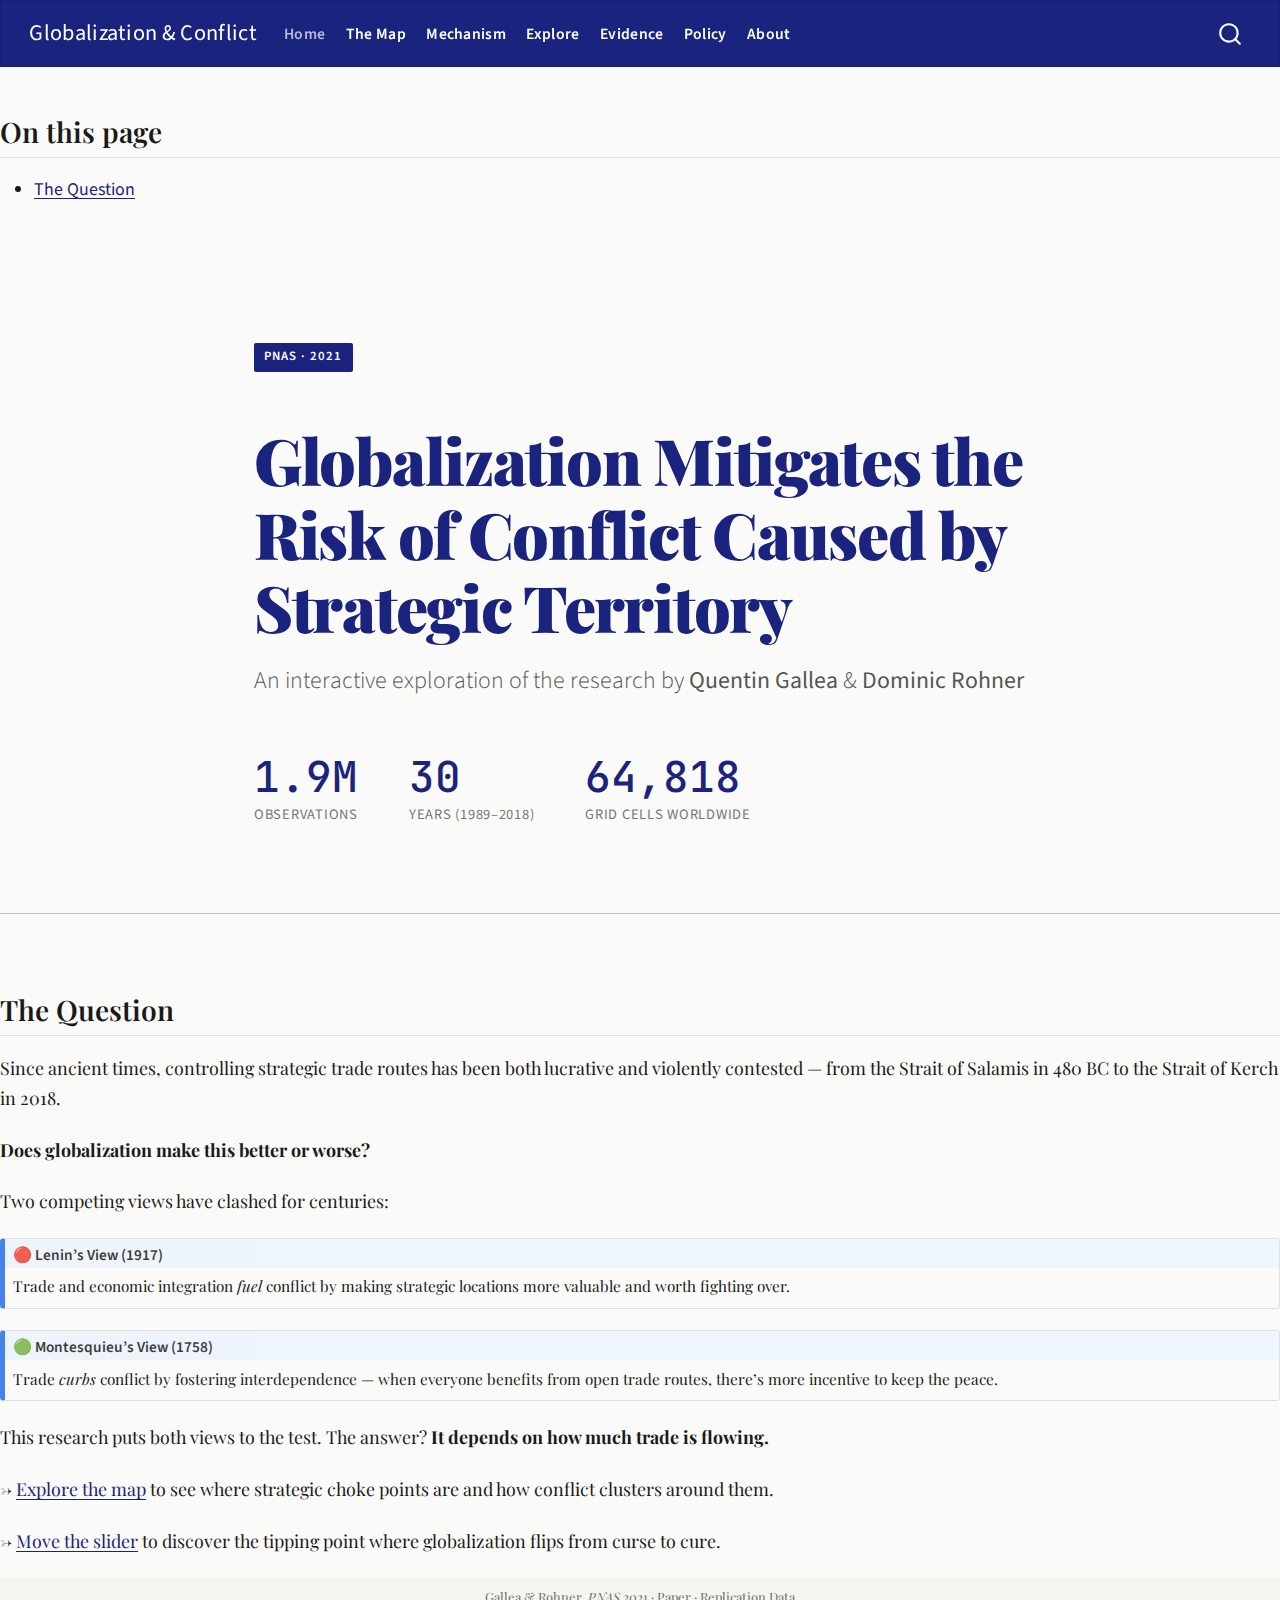
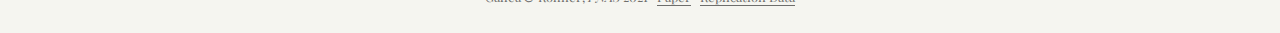
<file: index.html>
<!DOCTYPE html>
<html xmlns="http://www.w3.org/1999/xhtml" lang="en" xml:lang="en"><head>

<meta charset="utf-8">
<meta name="generator" content="quarto-1.8.27">

<meta name="viewport" content="width=device-width, initial-scale=1.0, user-scalable=yes">

<meta name="description" content="An interactive exploration of how globalization shapes conflict near strategic waterways">

<title>Globalization &amp; Conflict</title>
<style>
code{white-space: pre-wrap;}
span.smallcaps{font-variant: small-caps;}
div.columns{display: flex; gap: min(4vw, 1.5em);}
div.column{flex: auto; overflow-x: auto;}
div.hanging-indent{margin-left: 1.5em; text-indent: -1.5em;}
ul.task-list{list-style: none;}
ul.task-list li input[type="checkbox"] {
  width: 0.8em;
  margin: 0 0.8em 0.2em -1em; /* quarto-specific, see https://github.com/quarto-dev/quarto-cli/issues/4556 */ 
  vertical-align: middle;
}
</style>


<script src="site_libs/quarto-nav/quarto-nav.js"></script>
<script src="site_libs/quarto-nav/headroom.min.js"></script>
<script src="site_libs/clipboard/clipboard.min.js"></script>
<script src="site_libs/quarto-search/autocomplete.umd.js"></script>
<script src="site_libs/quarto-search/fuse.min.js"></script>
<script src="site_libs/quarto-search/quarto-search.js"></script>
<meta name="quarto:offset" content="./">
<script src="site_libs/quarto-html/quarto.js" type="module"></script>
<script src="site_libs/quarto-html/tabsets/tabsets.js" type="module"></script>
<script src="site_libs/quarto-html/axe/axe-check.js" type="module"></script>
<script src="site_libs/quarto-html/popper.min.js"></script>
<script src="site_libs/quarto-html/tippy.umd.min.js"></script>
<script src="site_libs/quarto-html/anchor.min.js"></script>
<link href="site_libs/quarto-html/tippy.css" rel="stylesheet">
<link href="site_libs/quarto-html/quarto-syntax-highlighting-a94639a2a79a10208c3806ea22bc16b3.css" rel="stylesheet" id="quarto-text-highlighting-styles">
<script src="site_libs/bootstrap/bootstrap.min.js"></script>
<link href="site_libs/bootstrap/bootstrap-icons.css" rel="stylesheet">
<link href="site_libs/bootstrap/bootstrap-d432df4451dac0952efd51de77160ce8.min.css" rel="stylesheet" append-hash="true" id="quarto-bootstrap" data-mode="light">
<script id="quarto-search-options" type="application/json">{
  "location": "navbar",
  "copy-button": false,
  "collapse-after": 3,
  "panel-placement": "end",
  "type": "overlay",
  "limit": 50,
  "keyboard-shortcut": [
    "f",
    "/",
    "s"
  ],
  "show-item-context": false,
  "language": {
    "search-no-results-text": "No results",
    "search-matching-documents-text": "matching documents",
    "search-copy-link-title": "Copy link to search",
    "search-hide-matches-text": "Hide additional matches",
    "search-more-match-text": "more match in this document",
    "search-more-matches-text": "more matches in this document",
    "search-clear-button-title": "Clear",
    "search-text-placeholder": "",
    "search-detached-cancel-button-title": "Cancel",
    "search-submit-button-title": "Submit",
    "search-label": "Search"
  }
}</script>
<style>html{ scroll-behavior: smooth; }</style>


</head>

<body class="nav-fixed quarto-light">

<div id="quarto-search-results"></div>
  <header id="quarto-header" class="headroom fixed-top">
    <nav class="navbar navbar-expand-lg " data-bs-theme="dark">
      <div class="navbar-container container-fluid">
      <div class="navbar-brand-container mx-auto">
    <a class="navbar-brand" href="./index.html">
    <span class="navbar-title">Globalization &amp; Conflict</span>
    </a>
  </div>
            <div id="quarto-search" class="" title="Search"></div>
          <button class="navbar-toggler" type="button" data-bs-toggle="collapse" data-bs-target="#navbarCollapse" aria-controls="navbarCollapse" role="menu" aria-expanded="false" aria-label="Toggle navigation" onclick="if (window.quartoToggleHeadroom) { window.quartoToggleHeadroom(); }">
  <span class="navbar-toggler-icon"></span>
</button>
          <div class="collapse navbar-collapse" id="navbarCollapse">
            <ul class="navbar-nav navbar-nav-scroll me-auto">
  <li class="nav-item">
    <a class="nav-link active" href="./index.html" aria-current="page"> 
<span class="menu-text">Home</span></a>
  </li>  
  <li class="nav-item">
    <a class="nav-link" href="./map.html"> 
<span class="menu-text">The Map</span></a>
  </li>  
  <li class="nav-item">
    <a class="nav-link" href="./mechanism.html"> 
<span class="menu-text">Mechanism</span></a>
  </li>  
  <li class="nav-item">
    <a class="nav-link" href="./slider.html"> 
<span class="menu-text">Explore</span></a>
  </li>  
  <li class="nav-item">
    <a class="nav-link" href="./evidence.html"> 
<span class="menu-text">Evidence</span></a>
  </li>  
  <li class="nav-item">
    <a class="nav-link" href="./policy.html"> 
<span class="menu-text">Policy</span></a>
  </li>  
  <li class="nav-item">
    <a class="nav-link" href="./about.html"> 
<span class="menu-text">About</span></a>
  </li>  
</ul>
          </div> <!-- /navcollapse -->
            <div class="quarto-navbar-tools">
</div>
      </div> <!-- /container-fluid -->
    </nav>
</header>
<!-- content -->
<div id="quarto-content" class="quarto-container page-layout-custom page-navbar">
<!-- sidebar -->
<!-- margin-sidebar -->
<!-- main -->



<nav id="TOC" role="doc-toc">
    <h2 id="toc-title">On this page</h2>
   
  <ul>
  <li><a href="#the-question" id="toc-the-question">The Question</a></li>
  </ul>
</nav>
<div class="column-screen">
<div style="padding: 6rem 5% 4rem; max-width: 900px; margin: 0 auto;">
<p><span class="journal-badge">PNAS · 2021</span></p>
<h1 class="hero-title">
Globalization Mitigates the Risk of Conflict Caused by Strategic Territory
</h1>
<p class="hero-subtitle">
An interactive exploration of the research by <strong>Quentin Gallea</strong> &amp; <strong>Dominic Rohner</strong>
</p>
<div style="margin-top: 3rem; display: flex; gap: 3rem; flex-wrap: wrap;">
<div>
<div class="key-number">
1.9M
</div>
<div class="key-number-label">
Observations
</div>
</div>
<div>
<div class="key-number">
30
</div>
<div class="key-number-label">
Years (1989–2018)
</div>
</div>
<div>
<div class="key-number">
64,818
</div>
<div class="key-number-label">
Grid Cells Worldwide
</div>
</div>
</div>
</div>
</div>
<hr>
<section id="the-question" class="level2">
<h2 data-anchor-id="the-question">The Question</h2>
<p>Since ancient times, controlling strategic trade routes has been both lucrative and violently contested — from the Strait of Salamis in 480 BC to the Strait of Kerch in 2018.</p>
<p><strong>Does globalization make this better or worse?</strong></p>
<p>Two competing views have clashed for centuries:</p>
<div class="callout callout-style-default callout-note no-icon callout-titled">
<div class="callout-header d-flex align-content-center">
<div class="callout-icon-container">
<i class="callout-icon no-icon"></i>
</div>
<div class="callout-title-container flex-fill">
<span class="screen-reader-only">Note</span>🔴 Lenin’s View (1917)
</div>
</div>
<div class="callout-body-container callout-body">
<p>Trade and economic integration <em>fuel</em> conflict by making strategic locations more valuable and worth fighting over.</p>
</div>
</div>
<div class="callout callout-style-default callout-note no-icon callout-titled">
<div class="callout-header d-flex align-content-center">
<div class="callout-icon-container">
<i class="callout-icon no-icon"></i>
</div>
<div class="callout-title-container flex-fill">
<span class="screen-reader-only">Note</span>🟢 Montesquieu’s View (1758)
</div>
</div>
<div class="callout-body-container callout-body">
<p>Trade <em>curbs</em> conflict by fostering interdependence — when everyone benefits from open trade routes, there’s more incentive to keep the peace.</p>
</div>
</div>
<p>This research puts both views to the test. The answer? <strong>It depends on how much trade is flowing.</strong></p>
<p>→ <a href="./map.html">Explore the map</a> to see where strategic choke points are and how conflict clusters around them.</p>
<p>→ <a href="./slider.html">Move the slider</a> to discover the tipping point where globalization flips from curse to cure.</p>


</section>


<script id="quarto-html-after-body" type="application/javascript">
  window.document.addEventListener("DOMContentLoaded", function (event) {
    const icon = "";
    const anchorJS = new window.AnchorJS();
    anchorJS.options = {
      placement: 'right',
      icon: icon
    };
    anchorJS.add('.anchored');
    const isCodeAnnotation = (el) => {
      for (const clz of el.classList) {
        if (clz.startsWith('code-annotation-')) {                     
          return true;
        }
      }
      return false;
    }
    const onCopySuccess = function(e) {
      // button target
      const button = e.trigger;
      // don't keep focus
      button.blur();
      // flash "checked"
      button.classList.add('code-copy-button-checked');
      var currentTitle = button.getAttribute("title");
      button.setAttribute("title", "Copied!");
      let tooltip;
      if (window.bootstrap) {
        button.setAttribute("data-bs-toggle", "tooltip");
        button.setAttribute("data-bs-placement", "left");
        button.setAttribute("data-bs-title", "Copied!");
        tooltip = new bootstrap.Tooltip(button, 
          { trigger: "manual", 
            customClass: "code-copy-button-tooltip",
            offset: [0, -8]});
        tooltip.show();    
      }
      setTimeout(function() {
        if (tooltip) {
          tooltip.hide();
          button.removeAttribute("data-bs-title");
          button.removeAttribute("data-bs-toggle");
          button.removeAttribute("data-bs-placement");
        }
        button.setAttribute("title", currentTitle);
        button.classList.remove('code-copy-button-checked');
      }, 1000);
      // clear code selection
      e.clearSelection();
    }
    const getTextToCopy = function(trigger) {
      const outerScaffold = trigger.parentElement.cloneNode(true);
      const codeEl = outerScaffold.querySelector('code');
      for (const childEl of codeEl.children) {
        if (isCodeAnnotation(childEl)) {
          childEl.remove();
        }
      }
      return codeEl.innerText;
    }
    const clipboard = new window.ClipboardJS('.code-copy-button:not([data-in-quarto-modal])', {
      text: getTextToCopy
    });
    clipboard.on('success', onCopySuccess);
    if (window.document.getElementById('quarto-embedded-source-code-modal')) {
      const clipboardModal = new window.ClipboardJS('.code-copy-button[data-in-quarto-modal]', {
        text: getTextToCopy,
        container: window.document.getElementById('quarto-embedded-source-code-modal')
      });
      clipboardModal.on('success', onCopySuccess);
    }
      var localhostRegex = new RegExp(/^(?:http|https):\/\/localhost\:?[0-9]*\//);
      var mailtoRegex = new RegExp(/^mailto:/);
        var filterRegex = new RegExp("https:\/\/qgallea\.github\.io\/gallea-rohner-interactive\/");
      var isInternal = (href) => {
          return filterRegex.test(href) || localhostRegex.test(href) || mailtoRegex.test(href);
      }
      // Inspect non-navigation links and adorn them if external
     var links = window.document.querySelectorAll('a[href]:not(.nav-link):not(.navbar-brand):not(.toc-action):not(.sidebar-link):not(.sidebar-item-toggle):not(.pagination-link):not(.no-external):not([aria-hidden]):not(.dropdown-item):not(.quarto-navigation-tool):not(.about-link)');
      for (var i=0; i<links.length; i++) {
        const link = links[i];
        if (!isInternal(link.href)) {
          // undo the damage that might have been done by quarto-nav.js in the case of
          // links that we want to consider external
          if (link.dataset.originalHref !== undefined) {
            link.href = link.dataset.originalHref;
          }
        }
      }
    function tippyHover(el, contentFn, onTriggerFn, onUntriggerFn) {
      const config = {
        allowHTML: true,
        maxWidth: 500,
        delay: 100,
        arrow: false,
        appendTo: function(el) {
            return el.parentElement;
        },
        interactive: true,
        interactiveBorder: 10,
        theme: 'quarto',
        placement: 'bottom-start',
      };
      if (contentFn) {
        config.content = contentFn;
      }
      if (onTriggerFn) {
        config.onTrigger = onTriggerFn;
      }
      if (onUntriggerFn) {
        config.onUntrigger = onUntriggerFn;
      }
      window.tippy(el, config); 
    }
    const noterefs = window.document.querySelectorAll('a[role="doc-noteref"]');
    for (var i=0; i<noterefs.length; i++) {
      const ref = noterefs[i];
      tippyHover(ref, function() {
        // use id or data attribute instead here
        let href = ref.getAttribute('data-footnote-href') || ref.getAttribute('href');
        try { href = new URL(href).hash; } catch {}
        const id = href.replace(/^#\/?/, "");
        const note = window.document.getElementById(id);
        if (note) {
          return note.innerHTML;
        } else {
          return "";
        }
      });
    }
    const xrefs = window.document.querySelectorAll('a.quarto-xref');
    const processXRef = (id, note) => {
      // Strip column container classes
      const stripColumnClz = (el) => {
        el.classList.remove("page-full", "page-columns");
        if (el.children) {
          for (const child of el.children) {
            stripColumnClz(child);
          }
        }
      }
      stripColumnClz(note)
      if (id === null || id.startsWith('sec-')) {
        // Special case sections, only their first couple elements
        const container = document.createElement("div");
        if (note.children && note.children.length > 2) {
          container.appendChild(note.children[0].cloneNode(true));
          for (let i = 1; i < note.children.length; i++) {
            const child = note.children[i];
            if (child.tagName === "P" && child.innerText === "") {
              continue;
            } else {
              container.appendChild(child.cloneNode(true));
              break;
            }
          }
          if (window.Quarto?.typesetMath) {
            window.Quarto.typesetMath(container);
          }
          return container.innerHTML
        } else {
          if (window.Quarto?.typesetMath) {
            window.Quarto.typesetMath(note);
          }
          return note.innerHTML;
        }
      } else {
        // Remove any anchor links if they are present
        const anchorLink = note.querySelector('a.anchorjs-link');
        if (anchorLink) {
          anchorLink.remove();
        }
        if (window.Quarto?.typesetMath) {
          window.Quarto.typesetMath(note);
        }
        if (note.classList.contains("callout")) {
          return note.outerHTML;
        } else {
          return note.innerHTML;
        }
      }
    }
    for (var i=0; i<xrefs.length; i++) {
      const xref = xrefs[i];
      tippyHover(xref, undefined, function(instance) {
        instance.disable();
        let url = xref.getAttribute('href');
        let hash = undefined; 
        if (url.startsWith('#')) {
          hash = url;
        } else {
          try { hash = new URL(url).hash; } catch {}
        }
        if (hash) {
          const id = hash.replace(/^#\/?/, "");
          const note = window.document.getElementById(id);
          if (note !== null) {
            try {
              const html = processXRef(id, note.cloneNode(true));
              instance.setContent(html);
            } finally {
              instance.enable();
              instance.show();
            }
          } else {
            // See if we can fetch this
            fetch(url.split('#')[0])
            .then(res => res.text())
            .then(html => {
              const parser = new DOMParser();
              const htmlDoc = parser.parseFromString(html, "text/html");
              const note = htmlDoc.getElementById(id);
              if (note !== null) {
                const html = processXRef(id, note);
                instance.setContent(html);
              } 
            }).finally(() => {
              instance.enable();
              instance.show();
            });
          }
        } else {
          // See if we can fetch a full url (with no hash to target)
          // This is a special case and we should probably do some content thinning / targeting
          fetch(url)
          .then(res => res.text())
          .then(html => {
            const parser = new DOMParser();
            const htmlDoc = parser.parseFromString(html, "text/html");
            const note = htmlDoc.querySelector('main.content');
            if (note !== null) {
              // This should only happen for chapter cross references
              // (since there is no id in the URL)
              // remove the first header
              if (note.children.length > 0 && note.children[0].tagName === "HEADER") {
                note.children[0].remove();
              }
              const html = processXRef(null, note);
              instance.setContent(html);
            } 
          }).finally(() => {
            instance.enable();
            instance.show();
          });
        }
      }, function(instance) {
      });
    }
        let selectedAnnoteEl;
        const selectorForAnnotation = ( cell, annotation) => {
          let cellAttr = 'data-code-cell="' + cell + '"';
          let lineAttr = 'data-code-annotation="' +  annotation + '"';
          const selector = 'span[' + cellAttr + '][' + lineAttr + ']';
          return selector;
        }
        const selectCodeLines = (annoteEl) => {
          const doc = window.document;
          const targetCell = annoteEl.getAttribute("data-target-cell");
          const targetAnnotation = annoteEl.getAttribute("data-target-annotation");
          const annoteSpan = window.document.querySelector(selectorForAnnotation(targetCell, targetAnnotation));
          const lines = annoteSpan.getAttribute("data-code-lines").split(",");
          const lineIds = lines.map((line) => {
            return targetCell + "-" + line;
          })
          let top = null;
          let height = null;
          let parent = null;
          if (lineIds.length > 0) {
              //compute the position of the single el (top and bottom and make a div)
              const el = window.document.getElementById(lineIds[0]);
              top = el.offsetTop;
              height = el.offsetHeight;
              parent = el.parentElement.parentElement;
            if (lineIds.length > 1) {
              const lastEl = window.document.getElementById(lineIds[lineIds.length - 1]);
              const bottom = lastEl.offsetTop + lastEl.offsetHeight;
              height = bottom - top;
            }
            if (top !== null && height !== null && parent !== null) {
              // cook up a div (if necessary) and position it 
              let div = window.document.getElementById("code-annotation-line-highlight");
              if (div === null) {
                div = window.document.createElement("div");
                div.setAttribute("id", "code-annotation-line-highlight");
                div.style.position = 'absolute';
                parent.appendChild(div);
              }
              div.style.top = top - 2 + "px";
              div.style.height = height + 4 + "px";
              div.style.left = 0;
              let gutterDiv = window.document.getElementById("code-annotation-line-highlight-gutter");
              if (gutterDiv === null) {
                gutterDiv = window.document.createElement("div");
                gutterDiv.setAttribute("id", "code-annotation-line-highlight-gutter");
                gutterDiv.style.position = 'absolute';
                const codeCell = window.document.getElementById(targetCell);
                const gutter = codeCell.querySelector('.code-annotation-gutter');
                gutter.appendChild(gutterDiv);
              }
              gutterDiv.style.top = top - 2 + "px";
              gutterDiv.style.height = height + 4 + "px";
            }
            selectedAnnoteEl = annoteEl;
          }
        };
        const unselectCodeLines = () => {
          const elementsIds = ["code-annotation-line-highlight", "code-annotation-line-highlight-gutter"];
          elementsIds.forEach((elId) => {
            const div = window.document.getElementById(elId);
            if (div) {
              div.remove();
            }
          });
          selectedAnnoteEl = undefined;
        };
          // Handle positioning of the toggle
      window.addEventListener(
        "resize",
        throttle(() => {
          elRect = undefined;
          if (selectedAnnoteEl) {
            selectCodeLines(selectedAnnoteEl);
          }
        }, 10)
      );
      function throttle(fn, ms) {
      let throttle = false;
      let timer;
        return (...args) => {
          if(!throttle) { // first call gets through
              fn.apply(this, args);
              throttle = true;
          } else { // all the others get throttled
              if(timer) clearTimeout(timer); // cancel #2
              timer = setTimeout(() => {
                fn.apply(this, args);
                timer = throttle = false;
              }, ms);
          }
        };
      }
        // Attach click handler to the DT
        const annoteDls = window.document.querySelectorAll('dt[data-target-cell]');
        for (const annoteDlNode of annoteDls) {
          annoteDlNode.addEventListener('click', (event) => {
            const clickedEl = event.target;
            if (clickedEl !== selectedAnnoteEl) {
              unselectCodeLines();
              const activeEl = window.document.querySelector('dt[data-target-cell].code-annotation-active');
              if (activeEl) {
                activeEl.classList.remove('code-annotation-active');
              }
              selectCodeLines(clickedEl);
              clickedEl.classList.add('code-annotation-active');
            } else {
              // Unselect the line
              unselectCodeLines();
              clickedEl.classList.remove('code-annotation-active');
            }
          });
        }
    const findCites = (el) => {
      const parentEl = el.parentElement;
      if (parentEl) {
        const cites = parentEl.dataset.cites;
        if (cites) {
          return {
            el,
            cites: cites.split(' ')
          };
        } else {
          return findCites(el.parentElement)
        }
      } else {
        return undefined;
      }
    };
    var bibliorefs = window.document.querySelectorAll('a[role="doc-biblioref"]');
    for (var i=0; i<bibliorefs.length; i++) {
      const ref = bibliorefs[i];
      const citeInfo = findCites(ref);
      if (citeInfo) {
        tippyHover(citeInfo.el, function() {
          var popup = window.document.createElement('div');
          citeInfo.cites.forEach(function(cite) {
            var citeDiv = window.document.createElement('div');
            citeDiv.classList.add('hanging-indent');
            citeDiv.classList.add('csl-entry');
            var biblioDiv = window.document.getElementById('ref-' + cite);
            if (biblioDiv) {
              citeDiv.innerHTML = biblioDiv.innerHTML;
            }
            popup.appendChild(citeDiv);
          });
          return popup.innerHTML;
        });
      }
    }
  });
  </script>
</div> <!-- /content -->
<footer class="footer">
  <div class="nav-footer">
    <div class="nav-footer-left">
      &nbsp;
    </div>   
    <div class="nav-footer-center">
<p>Gallea &amp; Rohner, <em>PNAS</em> 2021 · <a href="https://doi.org/10.1073/pnas.2105624118">Paper</a> · <a href="https://doi.org/10.7910/DVN/P4RJBC">Replication Data</a></p>
</div>
    <div class="nav-footer-right">
      &nbsp;
    </div>
  </div>
</footer>




<script src="site_libs/quarto-html/zenscroll-min.js"></script>
</body></html>
</file>
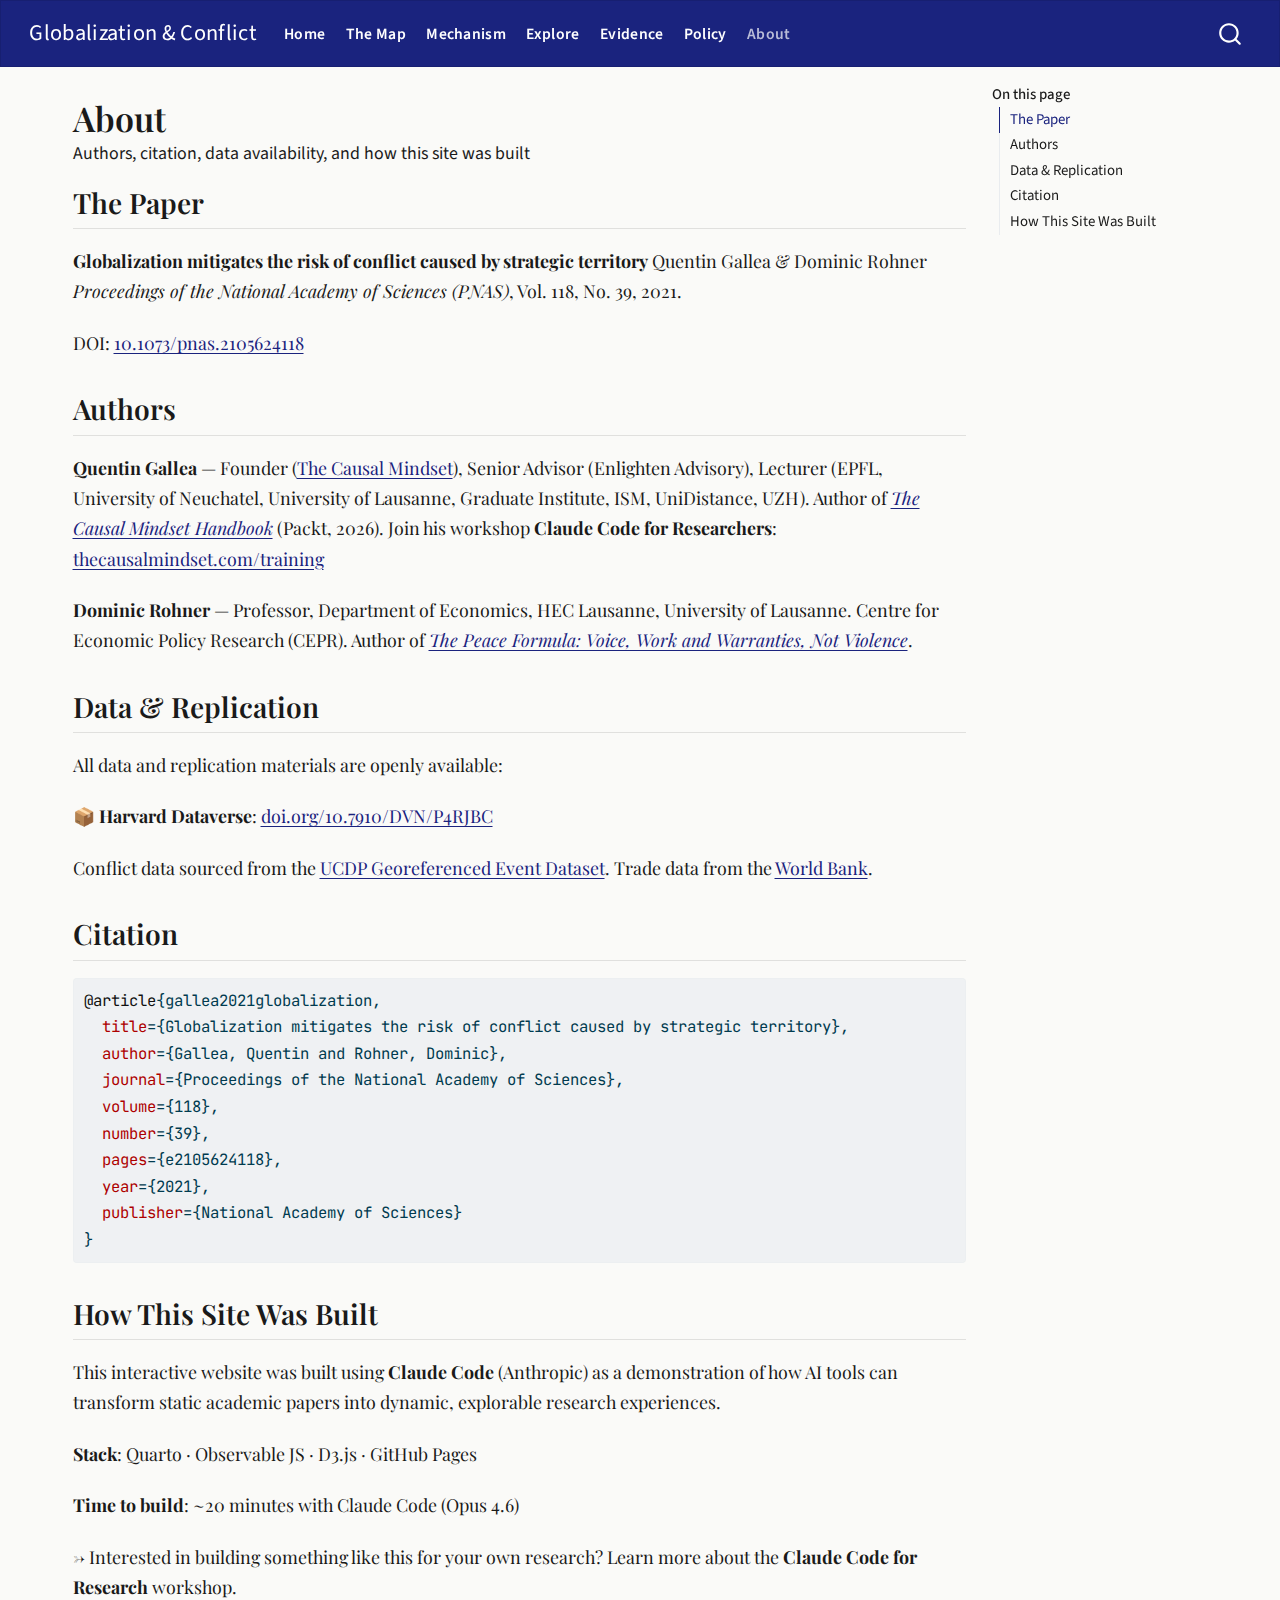
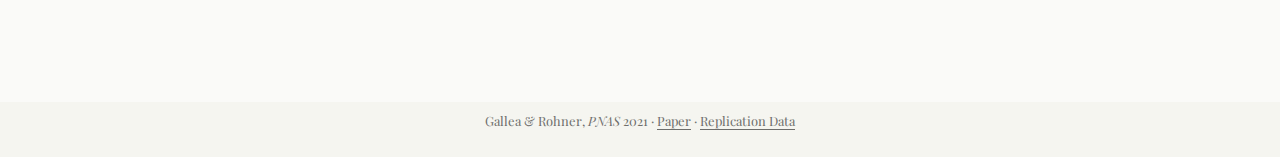
<file: about.html>
<!DOCTYPE html>
<html xmlns="http://www.w3.org/1999/xhtml" lang="en" xml:lang="en"><head>

<meta charset="utf-8">
<meta name="generator" content="quarto-1.8.27">

<meta name="viewport" content="width=device-width, initial-scale=1.0, user-scalable=yes">

<meta name="description" content="Authors, citation, data availability, and how this site was built">

<title>About – Globalization &amp; Conflict</title>
<style>
code{white-space: pre-wrap;}
span.smallcaps{font-variant: small-caps;}
div.columns{display: flex; gap: min(4vw, 1.5em);}
div.column{flex: auto; overflow-x: auto;}
div.hanging-indent{margin-left: 1.5em; text-indent: -1.5em;}
ul.task-list{list-style: none;}
ul.task-list li input[type="checkbox"] {
  width: 0.8em;
  margin: 0 0.8em 0.2em -1em; /* quarto-specific, see https://github.com/quarto-dev/quarto-cli/issues/4556 */ 
  vertical-align: middle;
}
/* CSS for syntax highlighting */
html { -webkit-text-size-adjust: 100%; }
pre > code.sourceCode { white-space: pre; position: relative; }
pre > code.sourceCode > span { display: inline-block; line-height: 1.25; }
pre > code.sourceCode > span:empty { height: 1.2em; }
.sourceCode { overflow: visible; }
code.sourceCode > span { color: inherit; text-decoration: inherit; }
div.sourceCode { margin: 1em 0; }
pre.sourceCode { margin: 0; }
@media screen {
div.sourceCode { overflow: auto; }
}
@media print {
pre > code.sourceCode { white-space: pre-wrap; }
pre > code.sourceCode > span { text-indent: -5em; padding-left: 5em; }
}
pre.numberSource code
  { counter-reset: source-line 0; }
pre.numberSource code > span
  { position: relative; left: -4em; counter-increment: source-line; }
pre.numberSource code > span > a:first-child::before
  { content: counter(source-line);
    position: relative; left: -1em; text-align: right; vertical-align: baseline;
    border: none; display: inline-block;
    -webkit-touch-callout: none; -webkit-user-select: none;
    -khtml-user-select: none; -moz-user-select: none;
    -ms-user-select: none; user-select: none;
    padding: 0 4px; width: 4em;
  }
pre.numberSource { margin-left: 3em;  padding-left: 4px; }
div.sourceCode
  {   }
@media screen {
pre > code.sourceCode > span > a:first-child::before { text-decoration: underline; }
}
</style>


<script src="site_libs/quarto-nav/quarto-nav.js"></script>
<script src="site_libs/quarto-nav/headroom.min.js"></script>
<script src="site_libs/clipboard/clipboard.min.js"></script>
<script src="site_libs/quarto-search/autocomplete.umd.js"></script>
<script src="site_libs/quarto-search/fuse.min.js"></script>
<script src="site_libs/quarto-search/quarto-search.js"></script>
<meta name="quarto:offset" content="./">
<script src="site_libs/quarto-html/quarto.js" type="module"></script>
<script src="site_libs/quarto-html/tabsets/tabsets.js" type="module"></script>
<script src="site_libs/quarto-html/axe/axe-check.js" type="module"></script>
<script src="site_libs/quarto-html/popper.min.js"></script>
<script src="site_libs/quarto-html/tippy.umd.min.js"></script>
<script src="site_libs/quarto-html/anchor.min.js"></script>
<link href="site_libs/quarto-html/tippy.css" rel="stylesheet">
<link href="site_libs/quarto-html/quarto-syntax-highlighting-a94639a2a79a10208c3806ea22bc16b3.css" rel="stylesheet" id="quarto-text-highlighting-styles">
<script src="site_libs/bootstrap/bootstrap.min.js"></script>
<link href="site_libs/bootstrap/bootstrap-icons.css" rel="stylesheet">
<link href="site_libs/bootstrap/bootstrap-e9bd372d03e28b16429183fd62dd787b.min.css" rel="stylesheet" append-hash="true" id="quarto-bootstrap" data-mode="light">
<script id="quarto-search-options" type="application/json">{
  "location": "navbar",
  "copy-button": false,
  "collapse-after": 3,
  "panel-placement": "end",
  "type": "overlay",
  "limit": 50,
  "keyboard-shortcut": [
    "f",
    "/",
    "s"
  ],
  "show-item-context": false,
  "language": {
    "search-no-results-text": "No results",
    "search-matching-documents-text": "matching documents",
    "search-copy-link-title": "Copy link to search",
    "search-hide-matches-text": "Hide additional matches",
    "search-more-match-text": "more match in this document",
    "search-more-matches-text": "more matches in this document",
    "search-clear-button-title": "Clear",
    "search-text-placeholder": "",
    "search-detached-cancel-button-title": "Cancel",
    "search-submit-button-title": "Submit",
    "search-label": "Search"
  }
}</script>
<style>html{ scroll-behavior: smooth; }</style>


<meta property="og:title" content="Globalization Mitigates the Risk of Conflict Caused by Strategic Territory">
<meta property="og:description" content="An interactive exploration of how trade openness shapes conflict near maritime choke points — based on Gallea &amp; Rohner (PNAS, 2021).">
<meta property="og:site_name" content="Globalization &amp; Conflict">
<meta property="og:locale" content="en_US">
<meta name="twitter:title" content="Globalization Mitigates the Risk of Conflict Caused by Strategic Territory">
<meta name="twitter:description" content="Interactive research site: drag a slider and watch globalization flip from curse to cure for conflict near strategic waterways.">
<meta name="twitter:card" content="summary_large_image">
</head>

<body class="nav-fixed quarto-light">

<div id="quarto-search-results"></div>
  <header id="quarto-header" class="headroom fixed-top">
    <nav class="navbar navbar-expand-lg " data-bs-theme="dark">
      <div class="navbar-container container-fluid">
      <div class="navbar-brand-container mx-auto">
    <a class="navbar-brand" href="./index.html">
    <span class="navbar-title">Globalization &amp; Conflict</span>
    </a>
  </div>
            <div id="quarto-search" class="" title="Search"></div>
          <button class="navbar-toggler" type="button" data-bs-toggle="collapse" data-bs-target="#navbarCollapse" aria-controls="navbarCollapse" role="menu" aria-expanded="false" aria-label="Toggle navigation" onclick="if (window.quartoToggleHeadroom) { window.quartoToggleHeadroom(); }">
  <span class="navbar-toggler-icon"></span>
</button>
          <div class="collapse navbar-collapse" id="navbarCollapse">
            <ul class="navbar-nav navbar-nav-scroll me-auto">
  <li class="nav-item">
    <a class="nav-link" href="./index.html"> 
<span class="menu-text">Home</span></a>
  </li>  
  <li class="nav-item">
    <a class="nav-link" href="./map.html"> 
<span class="menu-text">The Map</span></a>
  </li>  
  <li class="nav-item">
    <a class="nav-link" href="./mechanism.html"> 
<span class="menu-text">Mechanism</span></a>
  </li>  
  <li class="nav-item">
    <a class="nav-link" href="./slider.html"> 
<span class="menu-text">Explore</span></a>
  </li>  
  <li class="nav-item">
    <a class="nav-link" href="./evidence.html"> 
<span class="menu-text">Evidence</span></a>
  </li>  
  <li class="nav-item">
    <a class="nav-link" href="./policy.html"> 
<span class="menu-text">Policy</span></a>
  </li>  
  <li class="nav-item">
    <a class="nav-link active" href="./about.html" aria-current="page"> 
<span class="menu-text">About</span></a>
  </li>  
</ul>
          </div> <!-- /navcollapse -->
            <div class="quarto-navbar-tools">
</div>
      </div> <!-- /container-fluid -->
    </nav>
</header>
<!-- content -->
<div id="quarto-content" class="quarto-container page-columns page-rows-contents page-layout-full page-navbar">
<!-- sidebar -->
<!-- margin-sidebar -->
    <div id="quarto-margin-sidebar" class="sidebar margin-sidebar">
        <nav id="TOC" role="doc-toc" class="toc-active">
    <h2 id="toc-title">On this page</h2>
   
  <ul class="collapse">
  <li><a href="#the-paper" id="toc-the-paper" class="nav-link active" data-scroll-target="#the-paper">The Paper</a></li>
  <li><a href="#authors" id="toc-authors" class="nav-link" data-scroll-target="#authors">Authors</a></li>
  <li><a href="#data-replication" id="toc-data-replication" class="nav-link" data-scroll-target="#data-replication">Data &amp; Replication</a></li>
  <li><a href="#citation" id="toc-citation" class="nav-link" data-scroll-target="#citation">Citation</a></li>
  <li><a href="#how-this-site-was-built" id="toc-how-this-site-was-built" class="nav-link" data-scroll-target="#how-this-site-was-built">How This Site Was Built</a></li>
  </ul>
</nav>
    </div>
<!-- main -->
<main class="content column-page-left" id="quarto-document-content">

<header id="title-block-header" class="quarto-title-block default">
<div class="quarto-title">
<h1 class="title">About</h1>
</div>

<div>
  <div class="description">
    Authors, citation, data availability, and how this site was built
  </div>
</div>


<div class="quarto-title-meta column-page-left">

    
  
    
  </div>
  


</header>


<section id="the-paper" class="level2">
<h2 class="anchored" data-anchor-id="the-paper">The Paper</h2>
<p><strong>Globalization mitigates the risk of conflict caused by strategic territory</strong> Quentin Gallea &amp; Dominic Rohner <em>Proceedings of the National Academy of Sciences (PNAS)</em>, Vol. 118, No.&nbsp;39, 2021.</p>
<p>DOI: <a href="https://doi.org/10.1073/pnas.2105624118">10.1073/pnas.2105624118</a></p>
</section>
<section id="authors" class="level2">
<h2 class="anchored" data-anchor-id="authors">Authors</h2>
<p><strong>Quentin Gallea</strong> — Founder (<a href="https://thecausalmindset.com">The Causal Mindset</a>), Senior Advisor (Enlighten Advisory), Lecturer (EPFL, University of Neuchatel, University of Lausanne, Graduate Institute, ISM, UniDistance, UZH). Author of <a href="https://thecausalmindset.com/book"><em>The Causal Mindset Handbook</em></a> (Packt, 2026). Join his workshop <strong>Claude Code for Researchers</strong>: <a href="https://thecausalmindset.com/training">thecausalmindset.com/training</a></p>
<p><strong>Dominic Rohner</strong> — Professor, Department of Economics, HEC Lausanne, University of Lausanne. Centre for Economic Policy Research (CEPR). Author of <a href="https://www.cambridge.org/core/books/peace-formula/6A61211F749D3AFA2FFCC38B37552407"><em>The Peace Formula: Voice, Work and Warranties, Not Violence</em></a>.</p>
</section>
<section id="data-replication" class="level2">
<h2 class="anchored" data-anchor-id="data-replication">Data &amp; Replication</h2>
<p>All data and replication materials are openly available:</p>
<p>📦 <strong>Harvard Dataverse</strong>: <a href="https://doi.org/10.7910/DVN/P4RJBC">doi.org/10.7910/DVN/P4RJBC</a></p>
<p>Conflict data sourced from the <a href="https://ucdp.uu.se/downloads/">UCDP Georeferenced Event Dataset</a>. Trade data from the <a href="https://data.worldbank.org/indicator/NE.TRD.GNFS.ZS">World Bank</a>.</p>
</section>
<section id="citation" class="level2">
<h2 class="anchored" data-anchor-id="citation">Citation</h2>
<div class="code-copy-outer-scaffold"><div class="sourceCode" id="cb1"><pre class="sourceCode bibtex code-with-copy"><code class="sourceCode bibtex"><span id="cb1-1"><a href="#cb1-1" aria-hidden="true" tabindex="-1"></a><span class="va">@article</span>{<span class="ot">gallea2021globalization</span>,</span>
<span id="cb1-2"><a href="#cb1-2" aria-hidden="true" tabindex="-1"></a>  <span class="dt">title</span>={Globalization mitigates the risk of conflict caused by strategic territory},</span>
<span id="cb1-3"><a href="#cb1-3" aria-hidden="true" tabindex="-1"></a>  <span class="dt">author</span>={Gallea, Quentin and Rohner, Dominic},</span>
<span id="cb1-4"><a href="#cb1-4" aria-hidden="true" tabindex="-1"></a>  <span class="dt">journal</span>={Proceedings of the National Academy of Sciences},</span>
<span id="cb1-5"><a href="#cb1-5" aria-hidden="true" tabindex="-1"></a>  <span class="dt">volume</span>={118},</span>
<span id="cb1-6"><a href="#cb1-6" aria-hidden="true" tabindex="-1"></a>  <span class="dt">number</span>={39},</span>
<span id="cb1-7"><a href="#cb1-7" aria-hidden="true" tabindex="-1"></a>  <span class="dt">pages</span>={e2105624118},</span>
<span id="cb1-8"><a href="#cb1-8" aria-hidden="true" tabindex="-1"></a>  <span class="dt">year</span>={2021},</span>
<span id="cb1-9"><a href="#cb1-9" aria-hidden="true" tabindex="-1"></a>  <span class="dt">publisher</span>={National Academy of Sciences}</span>
<span id="cb1-10"><a href="#cb1-10" aria-hidden="true" tabindex="-1"></a>}</span></code></pre></div><button title="Copy to Clipboard" class="code-copy-button"><i class="bi"></i></button></div>
</section>
<section id="how-this-site-was-built" class="level2">
<h2 class="anchored" data-anchor-id="how-this-site-was-built">How This Site Was Built</h2>
<p>This interactive website was built using <strong>Claude Code</strong> (Anthropic) as a demonstration of how AI tools can transform static academic papers into dynamic, explorable research experiences.</p>
<p><strong>Stack</strong>: Quarto · Observable JS · D3.js · GitHub Pages</p>
<p><strong>Time to build</strong>: ~20 minutes with Claude Code (Opus 4.6)</p>
<p>→ Interested in building something like this for your own research? Learn more about the <strong>Claude Code for Research</strong> workshop.</p>


</section>

</main> <!-- /main -->
<script id="quarto-html-after-body" type="application/javascript">
  window.document.addEventListener("DOMContentLoaded", function (event) {
    const icon = "";
    const anchorJS = new window.AnchorJS();
    anchorJS.options = {
      placement: 'right',
      icon: icon
    };
    anchorJS.add('.anchored');
    const isCodeAnnotation = (el) => {
      for (const clz of el.classList) {
        if (clz.startsWith('code-annotation-')) {                     
          return true;
        }
      }
      return false;
    }
    const onCopySuccess = function(e) {
      // button target
      const button = e.trigger;
      // don't keep focus
      button.blur();
      // flash "checked"
      button.classList.add('code-copy-button-checked');
      var currentTitle = button.getAttribute("title");
      button.setAttribute("title", "Copied!");
      let tooltip;
      if (window.bootstrap) {
        button.setAttribute("data-bs-toggle", "tooltip");
        button.setAttribute("data-bs-placement", "left");
        button.setAttribute("data-bs-title", "Copied!");
        tooltip = new bootstrap.Tooltip(button, 
          { trigger: "manual", 
            customClass: "code-copy-button-tooltip",
            offset: [0, -8]});
        tooltip.show();    
      }
      setTimeout(function() {
        if (tooltip) {
          tooltip.hide();
          button.removeAttribute("data-bs-title");
          button.removeAttribute("data-bs-toggle");
          button.removeAttribute("data-bs-placement");
        }
        button.setAttribute("title", currentTitle);
        button.classList.remove('code-copy-button-checked');
      }, 1000);
      // clear code selection
      e.clearSelection();
    }
    const getTextToCopy = function(trigger) {
      const outerScaffold = trigger.parentElement.cloneNode(true);
      const codeEl = outerScaffold.querySelector('code');
      for (const childEl of codeEl.children) {
        if (isCodeAnnotation(childEl)) {
          childEl.remove();
        }
      }
      return codeEl.innerText;
    }
    const clipboard = new window.ClipboardJS('.code-copy-button:not([data-in-quarto-modal])', {
      text: getTextToCopy
    });
    clipboard.on('success', onCopySuccess);
    if (window.document.getElementById('quarto-embedded-source-code-modal')) {
      const clipboardModal = new window.ClipboardJS('.code-copy-button[data-in-quarto-modal]', {
        text: getTextToCopy,
        container: window.document.getElementById('quarto-embedded-source-code-modal')
      });
      clipboardModal.on('success', onCopySuccess);
    }
      var localhostRegex = new RegExp(/^(?:http|https):\/\/localhost\:?[0-9]*\//);
      var mailtoRegex = new RegExp(/^mailto:/);
        var filterRegex = new RegExp("https:\/\/qgallea\.github\.io\/gallea-rohner-interactive\/");
      var isInternal = (href) => {
          return filterRegex.test(href) || localhostRegex.test(href) || mailtoRegex.test(href);
      }
      // Inspect non-navigation links and adorn them if external
     var links = window.document.querySelectorAll('a[href]:not(.nav-link):not(.navbar-brand):not(.toc-action):not(.sidebar-link):not(.sidebar-item-toggle):not(.pagination-link):not(.no-external):not([aria-hidden]):not(.dropdown-item):not(.quarto-navigation-tool):not(.about-link)');
      for (var i=0; i<links.length; i++) {
        const link = links[i];
        if (!isInternal(link.href)) {
          // undo the damage that might have been done by quarto-nav.js in the case of
          // links that we want to consider external
          if (link.dataset.originalHref !== undefined) {
            link.href = link.dataset.originalHref;
          }
        }
      }
    function tippyHover(el, contentFn, onTriggerFn, onUntriggerFn) {
      const config = {
        allowHTML: true,
        maxWidth: 500,
        delay: 100,
        arrow: false,
        appendTo: function(el) {
            return el.parentElement;
        },
        interactive: true,
        interactiveBorder: 10,
        theme: 'quarto',
        placement: 'bottom-start',
      };
      if (contentFn) {
        config.content = contentFn;
      }
      if (onTriggerFn) {
        config.onTrigger = onTriggerFn;
      }
      if (onUntriggerFn) {
        config.onUntrigger = onUntriggerFn;
      }
      window.tippy(el, config); 
    }
    const noterefs = window.document.querySelectorAll('a[role="doc-noteref"]');
    for (var i=0; i<noterefs.length; i++) {
      const ref = noterefs[i];
      tippyHover(ref, function() {
        // use id or data attribute instead here
        let href = ref.getAttribute('data-footnote-href') || ref.getAttribute('href');
        try { href = new URL(href).hash; } catch {}
        const id = href.replace(/^#\/?/, "");
        const note = window.document.getElementById(id);
        if (note) {
          return note.innerHTML;
        } else {
          return "";
        }
      });
    }
    const xrefs = window.document.querySelectorAll('a.quarto-xref');
    const processXRef = (id, note) => {
      // Strip column container classes
      const stripColumnClz = (el) => {
        el.classList.remove("page-full", "page-columns");
        if (el.children) {
          for (const child of el.children) {
            stripColumnClz(child);
          }
        }
      }
      stripColumnClz(note)
      if (id === null || id.startsWith('sec-')) {
        // Special case sections, only their first couple elements
        const container = document.createElement("div");
        if (note.children && note.children.length > 2) {
          container.appendChild(note.children[0].cloneNode(true));
          for (let i = 1; i < note.children.length; i++) {
            const child = note.children[i];
            if (child.tagName === "P" && child.innerText === "") {
              continue;
            } else {
              container.appendChild(child.cloneNode(true));
              break;
            }
          }
          if (window.Quarto?.typesetMath) {
            window.Quarto.typesetMath(container);
          }
          return container.innerHTML
        } else {
          if (window.Quarto?.typesetMath) {
            window.Quarto.typesetMath(note);
          }
          return note.innerHTML;
        }
      } else {
        // Remove any anchor links if they are present
        const anchorLink = note.querySelector('a.anchorjs-link');
        if (anchorLink) {
          anchorLink.remove();
        }
        if (window.Quarto?.typesetMath) {
          window.Quarto.typesetMath(note);
        }
        if (note.classList.contains("callout")) {
          return note.outerHTML;
        } else {
          return note.innerHTML;
        }
      }
    }
    for (var i=0; i<xrefs.length; i++) {
      const xref = xrefs[i];
      tippyHover(xref, undefined, function(instance) {
        instance.disable();
        let url = xref.getAttribute('href');
        let hash = undefined; 
        if (url.startsWith('#')) {
          hash = url;
        } else {
          try { hash = new URL(url).hash; } catch {}
        }
        if (hash) {
          const id = hash.replace(/^#\/?/, "");
          const note = window.document.getElementById(id);
          if (note !== null) {
            try {
              const html = processXRef(id, note.cloneNode(true));
              instance.setContent(html);
            } finally {
              instance.enable();
              instance.show();
            }
          } else {
            // See if we can fetch this
            fetch(url.split('#')[0])
            .then(res => res.text())
            .then(html => {
              const parser = new DOMParser();
              const htmlDoc = parser.parseFromString(html, "text/html");
              const note = htmlDoc.getElementById(id);
              if (note !== null) {
                const html = processXRef(id, note);
                instance.setContent(html);
              } 
            }).finally(() => {
              instance.enable();
              instance.show();
            });
          }
        } else {
          // See if we can fetch a full url (with no hash to target)
          // This is a special case and we should probably do some content thinning / targeting
          fetch(url)
          .then(res => res.text())
          .then(html => {
            const parser = new DOMParser();
            const htmlDoc = parser.parseFromString(html, "text/html");
            const note = htmlDoc.querySelector('main.content');
            if (note !== null) {
              // This should only happen for chapter cross references
              // (since there is no id in the URL)
              // remove the first header
              if (note.children.length > 0 && note.children[0].tagName === "HEADER") {
                note.children[0].remove();
              }
              const html = processXRef(null, note);
              instance.setContent(html);
            } 
          }).finally(() => {
            instance.enable();
            instance.show();
          });
        }
      }, function(instance) {
      });
    }
        let selectedAnnoteEl;
        const selectorForAnnotation = ( cell, annotation) => {
          let cellAttr = 'data-code-cell="' + cell + '"';
          let lineAttr = 'data-code-annotation="' +  annotation + '"';
          const selector = 'span[' + cellAttr + '][' + lineAttr + ']';
          return selector;
        }
        const selectCodeLines = (annoteEl) => {
          const doc = window.document;
          const targetCell = annoteEl.getAttribute("data-target-cell");
          const targetAnnotation = annoteEl.getAttribute("data-target-annotation");
          const annoteSpan = window.document.querySelector(selectorForAnnotation(targetCell, targetAnnotation));
          const lines = annoteSpan.getAttribute("data-code-lines").split(",");
          const lineIds = lines.map((line) => {
            return targetCell + "-" + line;
          })
          let top = null;
          let height = null;
          let parent = null;
          if (lineIds.length > 0) {
              //compute the position of the single el (top and bottom and make a div)
              const el = window.document.getElementById(lineIds[0]);
              top = el.offsetTop;
              height = el.offsetHeight;
              parent = el.parentElement.parentElement;
            if (lineIds.length > 1) {
              const lastEl = window.document.getElementById(lineIds[lineIds.length - 1]);
              const bottom = lastEl.offsetTop + lastEl.offsetHeight;
              height = bottom - top;
            }
            if (top !== null && height !== null && parent !== null) {
              // cook up a div (if necessary) and position it 
              let div = window.document.getElementById("code-annotation-line-highlight");
              if (div === null) {
                div = window.document.createElement("div");
                div.setAttribute("id", "code-annotation-line-highlight");
                div.style.position = 'absolute';
                parent.appendChild(div);
              }
              div.style.top = top - 2 + "px";
              div.style.height = height + 4 + "px";
              div.style.left = 0;
              let gutterDiv = window.document.getElementById("code-annotation-line-highlight-gutter");
              if (gutterDiv === null) {
                gutterDiv = window.document.createElement("div");
                gutterDiv.setAttribute("id", "code-annotation-line-highlight-gutter");
                gutterDiv.style.position = 'absolute';
                const codeCell = window.document.getElementById(targetCell);
                const gutter = codeCell.querySelector('.code-annotation-gutter');
                gutter.appendChild(gutterDiv);
              }
              gutterDiv.style.top = top - 2 + "px";
              gutterDiv.style.height = height + 4 + "px";
            }
            selectedAnnoteEl = annoteEl;
          }
        };
        const unselectCodeLines = () => {
          const elementsIds = ["code-annotation-line-highlight", "code-annotation-line-highlight-gutter"];
          elementsIds.forEach((elId) => {
            const div = window.document.getElementById(elId);
            if (div) {
              div.remove();
            }
          });
          selectedAnnoteEl = undefined;
        };
          // Handle positioning of the toggle
      window.addEventListener(
        "resize",
        throttle(() => {
          elRect = undefined;
          if (selectedAnnoteEl) {
            selectCodeLines(selectedAnnoteEl);
          }
        }, 10)
      );
      function throttle(fn, ms) {
      let throttle = false;
      let timer;
        return (...args) => {
          if(!throttle) { // first call gets through
              fn.apply(this, args);
              throttle = true;
          } else { // all the others get throttled
              if(timer) clearTimeout(timer); // cancel #2
              timer = setTimeout(() => {
                fn.apply(this, args);
                timer = throttle = false;
              }, ms);
          }
        };
      }
        // Attach click handler to the DT
        const annoteDls = window.document.querySelectorAll('dt[data-target-cell]');
        for (const annoteDlNode of annoteDls) {
          annoteDlNode.addEventListener('click', (event) => {
            const clickedEl = event.target;
            if (clickedEl !== selectedAnnoteEl) {
              unselectCodeLines();
              const activeEl = window.document.querySelector('dt[data-target-cell].code-annotation-active');
              if (activeEl) {
                activeEl.classList.remove('code-annotation-active');
              }
              selectCodeLines(clickedEl);
              clickedEl.classList.add('code-annotation-active');
            } else {
              // Unselect the line
              unselectCodeLines();
              clickedEl.classList.remove('code-annotation-active');
            }
          });
        }
    const findCites = (el) => {
      const parentEl = el.parentElement;
      if (parentEl) {
        const cites = parentEl.dataset.cites;
        if (cites) {
          return {
            el,
            cites: cites.split(' ')
          };
        } else {
          return findCites(el.parentElement)
        }
      } else {
        return undefined;
      }
    };
    var bibliorefs = window.document.querySelectorAll('a[role="doc-biblioref"]');
    for (var i=0; i<bibliorefs.length; i++) {
      const ref = bibliorefs[i];
      const citeInfo = findCites(ref);
      if (citeInfo) {
        tippyHover(citeInfo.el, function() {
          var popup = window.document.createElement('div');
          citeInfo.cites.forEach(function(cite) {
            var citeDiv = window.document.createElement('div');
            citeDiv.classList.add('hanging-indent');
            citeDiv.classList.add('csl-entry');
            var biblioDiv = window.document.getElementById('ref-' + cite);
            if (biblioDiv) {
              citeDiv.innerHTML = biblioDiv.innerHTML;
            }
            popup.appendChild(citeDiv);
          });
          return popup.innerHTML;
        });
      }
    }
  });
  </script>
</div> <!-- /content -->
<footer class="footer">
  <div class="nav-footer">
    <div class="nav-footer-left">
      &nbsp;
    </div>   
    <div class="nav-footer-center">
<p>Gallea &amp; Rohner, <em>PNAS</em> 2021 · <a href="https://doi.org/10.1073/pnas.2105624118">Paper</a> · <a href="https://doi.org/10.7910/DVN/P4RJBC">Replication Data</a></p>
</div>
    <div class="nav-footer-right">
      &nbsp;
    </div>
  </div>
</footer>




<script src="site_libs/quarto-html/zenscroll-min.js"></script>
</body></html>
</file>
<file: site_libs/quarto-html/tippy.css>
.tippy-box[data-animation=fade][data-state=hidden]{opacity:0}[data-tippy-root]{max-width:calc(100vw - 10px)}.tippy-box{position:relative;background-color:#333;color:#fff;border-radius:4px;font-size:14px;line-height:1.4;white-space:normal;outline:0;transition-property:transform,visibility,opacity}.tippy-box[data-placement^=top]>.tippy-arrow{bottom:0}.tippy-box[data-placement^=top]>.tippy-arrow:before{bottom:-7px;left:0;border-width:8px 8px 0;border-top-color:initial;transform-origin:center top}.tippy-box[data-placement^=bottom]>.tippy-arrow{top:0}.tippy-box[data-placement^=bottom]>.tippy-arrow:before{top:-7px;left:0;border-width:0 8px 8px;border-bottom-color:initial;transform-origin:center bottom}.tippy-box[data-placement^=left]>.tippy-arrow{right:0}.tippy-box[data-placement^=left]>.tippy-arrow:before{border-width:8px 0 8px 8px;border-left-color:initial;right:-7px;transform-origin:center left}.tippy-box[data-placement^=right]>.tippy-arrow{left:0}.tippy-box[data-placement^=right]>.tippy-arrow:before{left:-7px;border-width:8px 8px 8px 0;border-right-color:initial;transform-origin:center right}.tippy-box[data-inertia][data-state=visible]{transition-timing-function:cubic-bezier(.54,1.5,.38,1.11)}.tippy-arrow{width:16px;height:16px;color:#333}.tippy-arrow:before{content:"";position:absolute;border-color:transparent;border-style:solid}.tippy-content{position:relative;padding:5px 9px;z-index:1}
</file>
<file: site_libs/quarto-html/quarto-syntax-highlighting-a94639a2a79a10208c3806ea22bc16b3.css>
/* quarto syntax highlight colors */
:root {
  --quarto-hl-ot-color: #003B4F;
  --quarto-hl-at-color: #657422;
  --quarto-hl-ss-color: #20794D;
  --quarto-hl-an-color: #5E5E5E;
  --quarto-hl-fu-color: #4758AB;
  --quarto-hl-st-color: #20794D;
  --quarto-hl-cf-color: #003B4F;
  --quarto-hl-op-color: #5E5E5E;
  --quarto-hl-er-color: #AD0000;
  --quarto-hl-bn-color: #AD0000;
  --quarto-hl-al-color: #AD0000;
  --quarto-hl-va-color: #111111;
  --quarto-hl-bu-color: inherit;
  --quarto-hl-ex-color: inherit;
  --quarto-hl-pp-color: #AD0000;
  --quarto-hl-in-color: #5E5E5E;
  --quarto-hl-vs-color: #20794D;
  --quarto-hl-wa-color: #5E5E5E;
  --quarto-hl-do-color: #5E5E5E;
  --quarto-hl-im-color: #00769E;
  --quarto-hl-ch-color: #20794D;
  --quarto-hl-dt-color: #AD0000;
  --quarto-hl-fl-color: #AD0000;
  --quarto-hl-co-color: #5E5E5E;
  --quarto-hl-cv-color: #5E5E5E;
  --quarto-hl-cn-color: #8f5902;
  --quarto-hl-sc-color: #5E5E5E;
  --quarto-hl-dv-color: #AD0000;
  --quarto-hl-kw-color: #003B4F;
}

/* other quarto variables */
:root {
  --quarto-font-monospace: "JetBrains Mono", "Fira Code", monospace;
}

/* syntax highlight based on Pandoc's rules */
pre > code.sourceCode > span {
  color: #003B4F;
}

code.sourceCode > span {
  color: #003B4F;
}

div.sourceCode,
div.sourceCode pre.sourceCode {
  color: #003B4F;
}

/* Normal */
code span {
  color: #003B4F;
}

/* Alert */
code span.al {
  color: #AD0000;
  font-style: inherit;
}

/* Annotation */
code span.an {
  color: #5E5E5E;
  font-style: inherit;
}

/* Attribute */
code span.at {
  color: #657422;
  font-style: inherit;
}

/* BaseN */
code span.bn {
  color: #AD0000;
  font-style: inherit;
}

/* BuiltIn */
code span.bu {
  font-style: inherit;
}

/* ControlFlow */
code span.cf {
  color: #003B4F;
  font-weight: bold;
  font-style: inherit;
}

/* Char */
code span.ch {
  color: #20794D;
  font-style: inherit;
}

/* Constant */
code span.cn {
  color: #8f5902;
  font-style: inherit;
}

/* Comment */
code span.co {
  color: #5E5E5E;
  font-style: inherit;
}

/* CommentVar */
code span.cv {
  color: #5E5E5E;
  font-style: italic;
}

/* Documentation */
code span.do {
  color: #5E5E5E;
  font-style: italic;
}

/* DataType */
code span.dt {
  color: #AD0000;
  font-style: inherit;
}

/* DecVal */
code span.dv {
  color: #AD0000;
  font-style: inherit;
}

/* Error */
code span.er {
  color: #AD0000;
  font-style: inherit;
}

/* Extension */
code span.ex {
  font-style: inherit;
}

/* Float */
code span.fl {
  color: #AD0000;
  font-style: inherit;
}

/* Function */
code span.fu {
  color: #4758AB;
  font-style: inherit;
}

/* Import */
code span.im {
  color: #00769E;
  font-style: inherit;
}

/* Information */
code span.in {
  color: #5E5E5E;
  font-style: inherit;
}

/* Keyword */
code span.kw {
  color: #003B4F;
  font-weight: bold;
  font-style: inherit;
}

/* Operator */
code span.op {
  color: #5E5E5E;
  font-style: inherit;
}

/* Other */
code span.ot {
  color: #003B4F;
  font-style: inherit;
}

/* Preprocessor */
code span.pp {
  color: #AD0000;
  font-style: inherit;
}

/* SpecialChar */
code span.sc {
  color: #5E5E5E;
  font-style: inherit;
}

/* SpecialString */
code span.ss {
  color: #20794D;
  font-style: inherit;
}

/* String */
code span.st {
  color: #20794D;
  font-style: inherit;
}

/* Variable */
code span.va {
  color: #111111;
  font-style: inherit;
}

/* VerbatimString */
code span.vs {
  color: #20794D;
  font-style: inherit;
}

/* Warning */
code span.wa {
  color: #5E5E5E;
  font-style: italic;
}

.prevent-inlining {
  content: "</";
}

/*# sourceMappingURL=631e1fe1e42bb5bb8a284273fd72ae0e.css.map */
</file>
